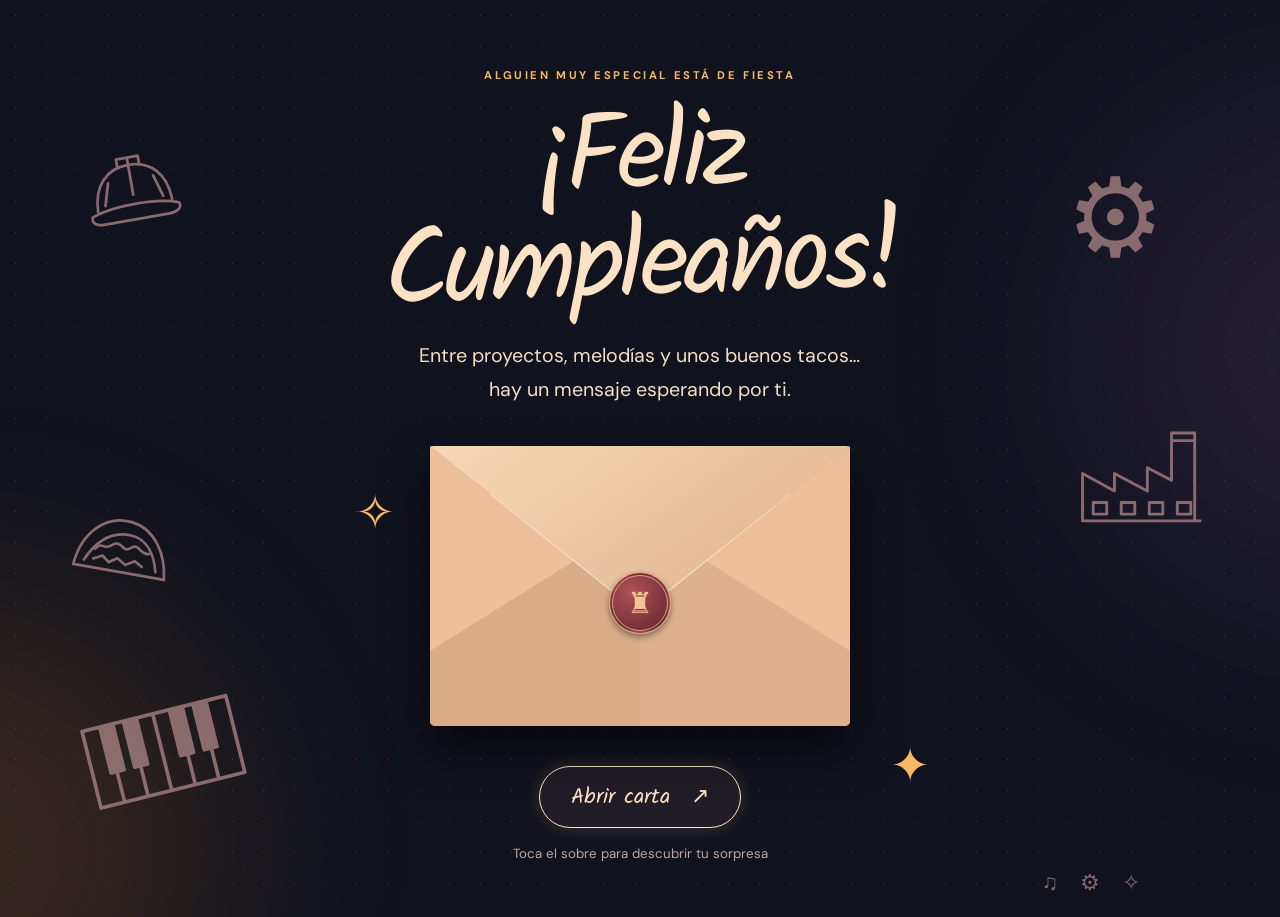
<file: index.html>
<!DOCTYPE html>
<html lang="es">
<head>
  <meta charset="UTF-8" />
  <meta name="viewport" content="width=device-width, initial-scale=1.0" />
  <meta name="theme-color" content="#10121d" />
  <meta name="description" content="Una felicitación de cumpleaños muy especial." />
  <title>Una sorpresa para ti ✉️</title>
  <link rel="preconnect" href="https://fonts.googleapis.com" />
  <link rel="preconnect" href="https://fonts.gstatic.com" crossorigin />
  <link href="https://fonts.googleapis.com/css2?family=DM+Sans:wght@400;500;600;700&family=Kalam:wght@400;700&display=swap" rel="stylesheet" />
  <link rel="stylesheet" href="styles.css" />
  <script src="script.js" defer></script>
</head>
<body class="cover-page">
  <div class="ambient glow-left"></div><div class="ambient glow-right"></div>
  <main class="cover-scene">
    <div class="doodle doodle-hardhat" aria-hidden="true"><svg viewBox="0 0 120 95" fill="none" stroke="currentColor" stroke-width="3" stroke-linecap="round" stroke-linejoin="round"><path d="M19 64c1-29 17-45 41-45s40 16 41 45"/><path d="M48 20v-9h24v9M60 13v39M12 69c23-9 73-9 96 0 2 6-4 10-11 10H23c-8 0-13-4-11-10Z"/><path d="M35 35l-7 24M85 35l7 24"/></svg></div>
    <div class="doodle doodle-gear" aria-hidden="true">⚙</div>
    <div class="doodle doodle-factory" aria-hidden="true"><svg viewBox="0 0 150 105" fill="none" stroke="currentColor" stroke-width="3" stroke-linejoin="round"><path d="M13 93V44l33 18V44l34 18V38l25 13V10h24v83H13ZM105 10V2h24v8M13 93h123"/><path d="M24 74h14v12H24zM53 74h14v12H53zM82 74h14v12H82zM111 74h14v12h-14z"/></svg></div>
    <div class="doodle doodle-piano" aria-hidden="true"><svg viewBox="0 0 140 90" fill="none" stroke="currentColor" stroke-width="3" stroke-linejoin="round"><path d="M9 16h122v65H9zM29 17v64m20-64v64m20-64v64m20-64v64m20-64v64"/><path fill="currentColor" d="M24 17h11v38H24zM44 17h11v38H44zM83 17h11v38H83zM103 17h11v38h-11z"/></svg></div>
    <div class="doodle doodle-taco" aria-hidden="true"><svg viewBox="0 0 130 95" fill="none" stroke="currentColor" stroke-width="3" stroke-linecap="round"><path d="M13 76c3-37 27-61 57-58 27 3 44 29 47 58H13Z"/><path d="M24 69c11-25 28-37 48-36 18 1 29 16 34 36"/><path d="M34 55c8-11 10 1 19-8 9-8 13 8 21 0s12 7 22 3M34 66l10-5 8 6 9-6 10 6 10-6 9 5"/></svg></div>

    <header class="cover-heading">
      <span class="small-kicker">ALGUIEN MUY ESPECIAL ESTÁ DE FIESTA</span>
      <h1>¡Feliz <span>Cumpleaños!</span></h1>
      <p>Entre proyectos, melodías y unos buenos tacos…<br />hay un mensaje esperando por ti.</p>
    </header>

    <section class="envelope-area" aria-label="Carta de cumpleaños">
      <span class="sparkle sparkle-one" aria-hidden="true">✧</span><span class="sparkle sparkle-two" aria-hidden="true">✦</span>
      <button type="button" class="envelope-button" id="openEnvelope" aria-label="Abrir sobre de cumpleaños">
        <span class="envelope" aria-hidden="true">
          <span class="envelope-back"></span>
          <span class="letter"><span class="letter-heart">🫅</span><span>Para alguien<br />extraordinario</span></span>
          <span class="envelope-flap"></span>
          <span class="envelope-front"></span>
          <span class="envelope-seal">♜</span>
        </span>
      </button>
      <button class="open-cta" id="openLetter" type="button">Abrir carta <span aria-hidden="true">↗</span></button>
      <p class="tap-hint">Toca el sobre para descubrir tu sorpresa</p>
    </section>
    <div class="desk-details" aria-hidden="true"><span>♫</span><span>⚙</span><span>✧</span></div>
  </main>
</body>
</html>
</file>
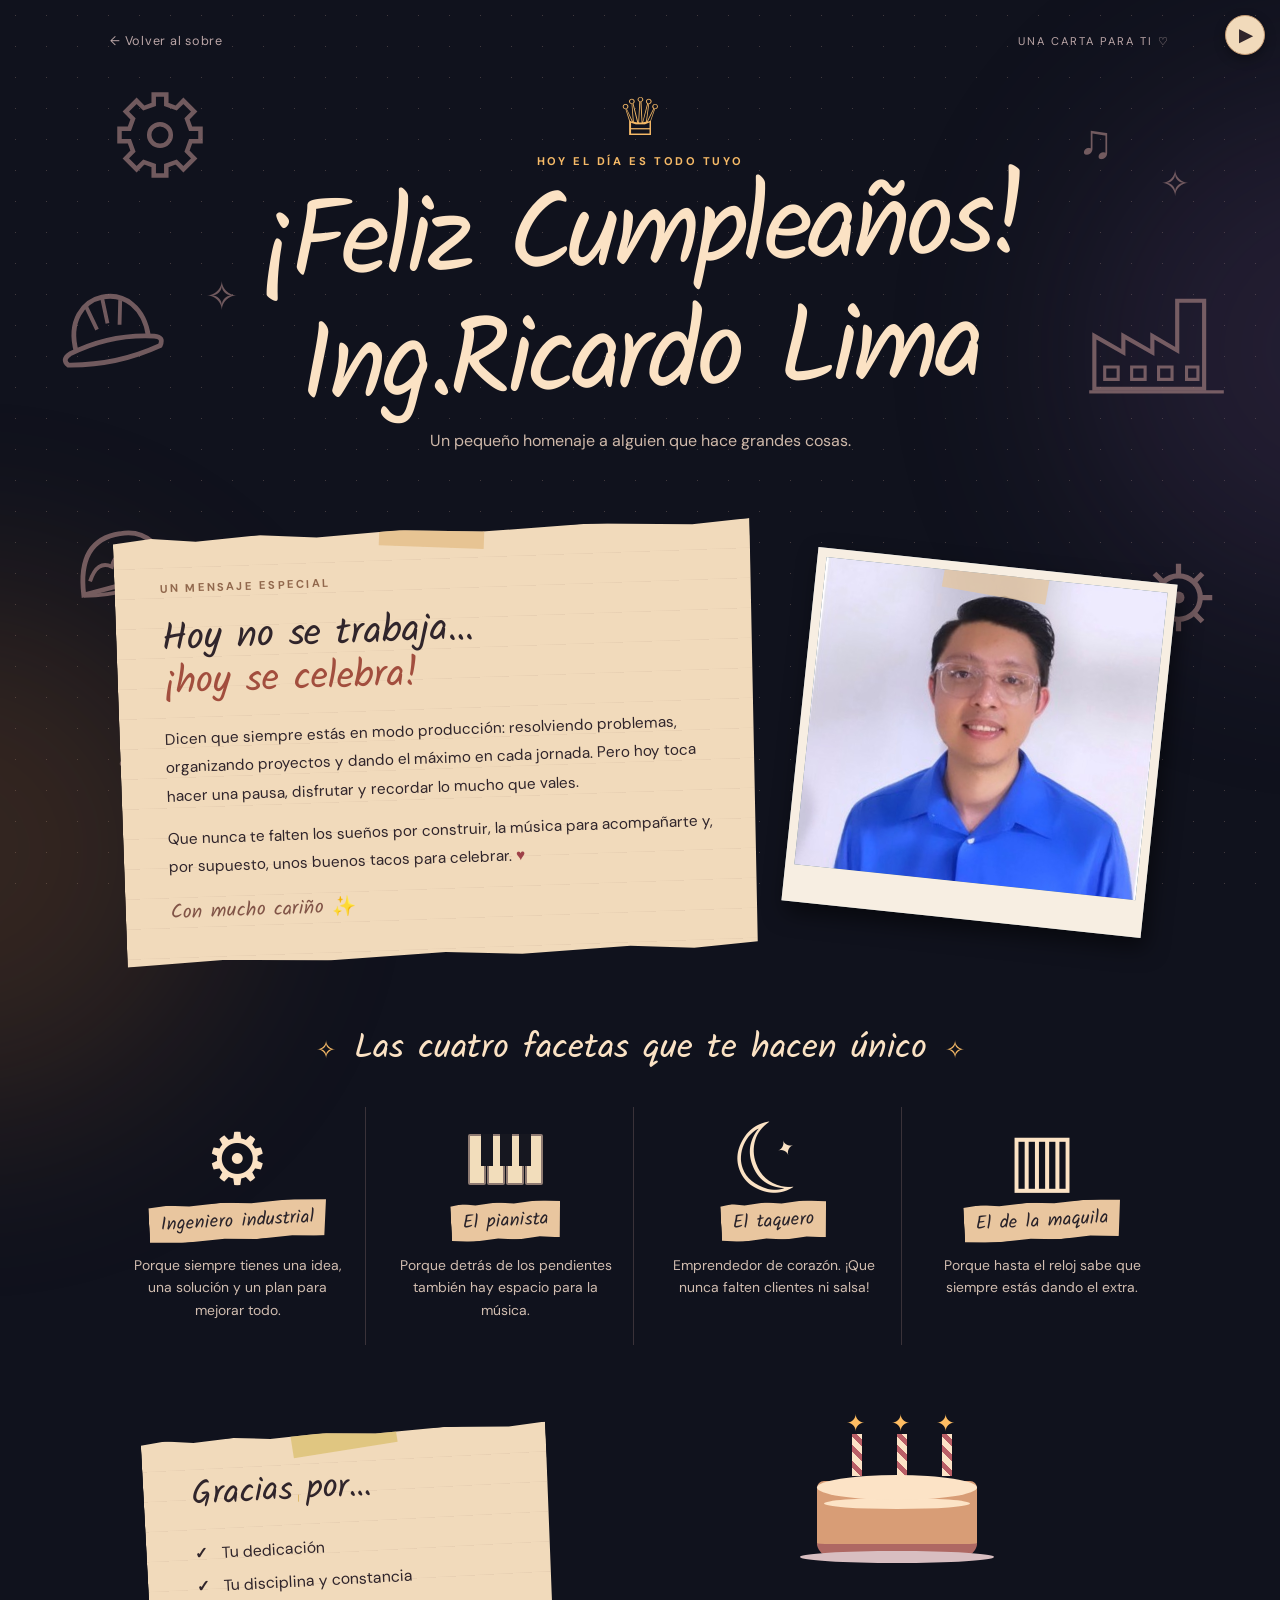
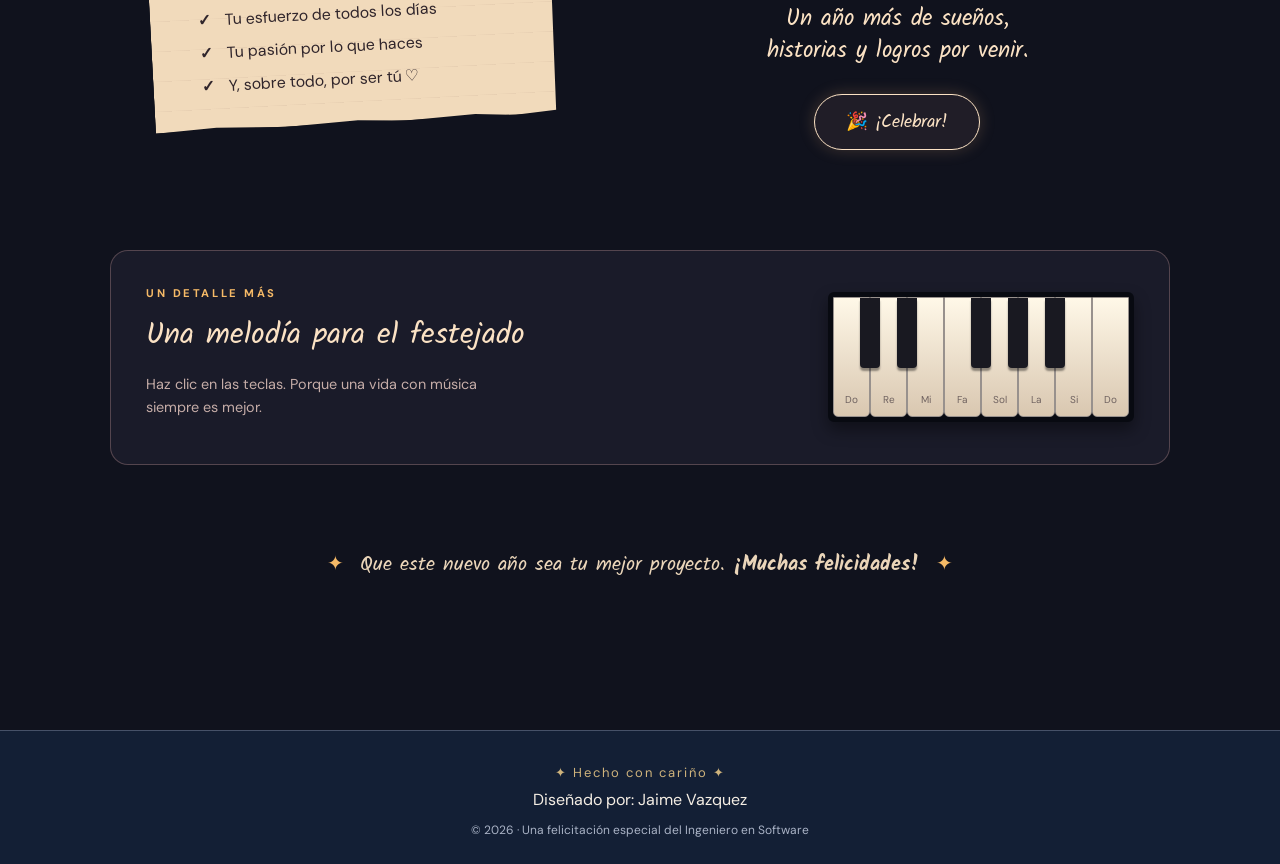
<file: felicitacion.html>
<!DOCTYPE html>
<html lang="es">
<head>
  <meta charset="UTF-8" />
  <meta name="viewport" content="width=device-width, initial-scale=1.0" />
  <meta name="theme-color" content="#10121d" />
  <meta name="description" content="Una carta de cumpleaños con mucho cariño." />
  <title>¡Feliz cumpleaños! 🎉</title>
  <link rel="preconnect" href="https://fonts.googleapis.com" />
  <link rel="preconnect" href="https://fonts.gstatic.com" crossorigin />
  <link href="https://fonts.googleapis.com/css2?family=DM+Sans:wght@400;500;600;700&family=Kalam:wght@400;700&display=swap" rel="stylesheet" />
  <link rel="stylesheet" href="styles.css" />
  <script src="script.js" defer></script>
</head>




<body class="letter-page">
  <canvas id="confetti" aria-hidden="true"></canvas>
  <!-- AGREGA TU CANCIÓN: guarda el MP3 en musica/cumpleanos.mp3, o cambia src. -->
  <audio id="birthdayMusic" src="musica/cumpleanos.mp3" preload="auto" loop></audio>
  
<!-- CONTROL DE MÚSICA -->
<div class="music-controls" aria-label="Controles de música">

    <button
        id="musicToggle"
        class="music-toggle"
        type="button"
        aria-label="Reproducir música"
        aria-pressed="false"
        title="Reproducir música">
        ▶
    </button>

</div>

    
  <div class="ambient glow-left"></div><div class="ambient glow-right"></div>
  
<!-- DECORACIONES DE LA SEGUNDA PÁGINA -->
<div class="birthday-decorations" aria-hidden="true">

  <!-- Engranaje superior izquierdo -->
  <div class="birthday-doodle decor-gear-1">
    <svg viewBox="0 0 100 100">
      <path d="M43 5 H57 V16
               L68 20 L76 12 L88 24 L80 32
               L84 43 H95 V57 H84
               L80 68 L88 76 L76 88 L68 80
               L57 84 V95 H43 V84
               L32 80 L24 88 L12 76 L20 68
               L16 57 H5 V43 H16
               L20 32 L12 24 L24 12 L32 20
               L43 16 Z"
            fill="none"
            stroke="currentColor"
            stroke-width="5"/>
      <circle cx="50" cy="50" r="12"
              fill="none"
              stroke="currentColor"
              stroke-width="5"/>
    </svg>
  </div>

  <!-- Casco de ingeniería -->
  <div class="birthday-doodle decor-helmet">
    <svg viewBox="0 0 120 90">
      <path d="M22 62 C20 29 40 12 60 12
               C84 12 101 32 99 62"
            fill="none"
            stroke="currentColor"
            stroke-width="5"/>
      <path d="M60 13 V40 M42 19 L48 44
               M78 19 L72 44"
            fill="none"
            stroke="currentColor"
            stroke-width="4"/>
      <path d="M15 63 Q60 51 105 63
               Q115 66 109 74
               Q60 85 11 74
               Q5 67 15 63 Z"
            fill="none"
            stroke="currentColor"
            stroke-width="5"/>
    </svg>
  </div>

  <!-- Fábrica -->
  <div class="birthday-doodle decor-factory">
    <svg viewBox="0 0 140 120">
      <path d="M10 105 V54
               L38 70 V54
               L66 70 V54
               L90 68 V20
               H116 V105 Z"
            fill="none"
            stroke="currentColor"
            stroke-width="4"/>
      <path d="M20 84 H33 V96 H20 Z
               M46 84 H59 V96 H46 Z
               M72 84 H85 V96 H72 Z
               M99 84 H110 V96 H99 Z"
            fill="none"
            stroke="currentColor"
            stroke-width="3"/>
      <path d="M5 108 H135"
            stroke="currentColor"
            stroke-width="3"/>
    </svg>
  </div>

  <!-- Taco -->
  <div class="birthday-doodle decor-taco">
    <svg viewBox="0 0 120 90">
      <path d="M12 72
               Q20 15 65 20
               Q100 22 108 72 Z"
            fill="none"
            stroke="currentColor"
            stroke-width="5"/>
      <path d="M22 60
               Q35 40 48 51
               Q57 34 69 49
               Q85 37 98 60"
            fill="none"
            stroke="currentColor"
            stroke-width="4"/>
      <path d="M12 73 Q60 85 108 73"
            fill="none"
            stroke="currentColor"
            stroke-width="4"/>
    </svg>
  </div>

  <!-- Engranaje inferior derecho -->
  <div class="birthday-doodle decor-gear-2">
    <svg viewBox="0 0 100 100">
      <circle cx="50" cy="50" r="29"
              fill="none"
              stroke="currentColor"
              stroke-width="7"/>
      <circle cx="50" cy="50" r="8"
              fill="currentColor"/>
      <path d="M50 5 V21 M50 79 V95
               M5 50 H21 M79 50 H95
               M18 18 L30 30 M70 70 L82 82
               M18 82 L30 70 M70 30 L82 18"
            stroke="currentColor"
            stroke-width="7"/>
    </svg>
  </div>

  <!-- Notas musicales -->
  <div class="birthday-doodle decor-music-1">♫</div>
  <div class="birthday-doodle decor-music-2">♪</div>

  <!-- Destellos -->
  <div class="birthday-doodle decor-star-1">✧</div>
  <div class="birthday-doodle decor-star-2">✧</div>
  <div class="birthday-doodle decor-star-3">✧</div>

</div>

  <main class="birthday-content">
    <div class="topbar"><a href="index.html" class="back-link">← Volver al sobre</a><span class="topbar-label">UNA CARTA PARA TI <span aria-hidden="true">♡</span></span></div>
    <header class="birthday-heading">
      <span class="mini-crown" aria-hidden="true">♕</span>
      <p class="small-kicker">HOY EL DÍA ES TODO TUYO</p>
      <h1>¡Feliz <em>Cumpleaños!</em></h1>
      <h1>Ing.Ricardo Lima</h1>
      <p class="heading-subtitle">Un pequeño homenaje a alguien que hace grandes cosas.</p>
    </header>

    <section class="hero-grid">
      <div class="paper-note paper-main">
        <span class="tape"></span>
        <span class="paper-label">UN MENSAJE ESPECIAL</span>
        <h2>Hoy no se trabaja…<br /><span>¡hoy se celebra!</span></h2>
        <p>Dicen que siempre estás en modo producción: resolviendo problemas, organizando proyectos y dando el máximo en cada jornada. Pero hoy toca hacer una pausa, disfrutar y recordar lo mucho que vales.</p>
        <p>Que nunca te falten los sueños por construir, la música para acompañarte y, por supuesto, unos buenos tacos para celebrar. <span class="ink-heart">♥</span></p>
        <span class="note-signature">Con mucho cariño ✨</span>
      </div>
      
      
        <!-- Fotografía del festejado -->
          <div class="factory-poster">
            <span class="poster-tape"></span>

            <img
             src="imagenes/festejado.jpg"
             alt="Fotografía del festejado"
             class="poster-photo"
              />

  <span class="poster-caption">
    Siempre construyendo algo grande.
  </span>
</div>

    </section>

    <section class="passions-section" aria-labelledby="passions-title">
      <div class="section-heading"><span>✧</span><h2 id="passions-title">Las cuatro facetas que te hacen único</h2><span>✧</span></div>
      <div class="passion-grid">
        <article class="passion-card"><div class="passion-icon">⚙</div><span class="torn-label">Ingeniero industrial</span><p>Porque siempre tienes una idea, una solución y un plan para mejorar todo.</p></article>
        <article class="passion-card"><div class="passion-icon piano-keys" aria-hidden="true"><span>▮</span><span>▮</span><span>▮</span><span>▮</span></div><span class="torn-label">El pianista</span><p>Porque detrás de los pendientes también hay espacio para la música.</p></article>
        <article class="passion-card"><div class="passion-icon taco-symbol">☾<span>✦</span></div><span class="torn-label">El taquero</span><p>Emprendedor de corazón. ¡Que nunca falten clientes ni salsa!</p></article>
        <article class="passion-card"><div class="passion-icon">▥</div><span class="torn-label">El de la maquila</span><p>Porque hasta el reloj sabe que siempre estás dando el extra.</p></article>
      </div>
    </section>

    <section class="bottom-grid">
      <div class="paper-note thanks-note"><span class="tape tape-yellow"></span><h2>Gracias por…</h2><ul><li>Tu dedicación</li><li>Tu disciplina y constancia</li><li>Tu esfuerzo de todos los días</li><li>Tu pasión por lo que haces</li><li>Y, sobre todo, por ser tú ♡</li></ul></div>
      <div class="celebration-card"><div class="cake-art" aria-hidden="true"><div class="candles"><span></span><span></span><span></span></div><div class="cake-top"></div><div class="cake-base"></div><div class="cake-plate"></div></div><p>Un año más de sueños,<br />historias y logros por venir.</p><button class="celebrate-button" id="celebrate" type="button">🎉 ¡Celebrar!</button></div>
    </section>

    <section class="piano-section" aria-labelledby="piano-title"><div><span class="small-kicker">UN DETALLE MÁS</span><h2 id="piano-title">Una melodía para el festejado</h2><p>Haz clic en las teclas. Porque una vida con música siempre es mejor.</p></div><div class="piano-widget" role="group" aria-label="Mini piano interactivo"><button class="piano-key" data-note="C4" aria-label="Do"><span>Do</span></button><button class="piano-key" data-note="D4" aria-label="Re"><span>Re</span></button><button class="piano-key" data-note="E4" aria-label="Mi"><span>Mi</span></button><button class="piano-key" data-note="F4" aria-label="Fa"><span>Fa</span></button><button class="piano-key" data-note="G4" aria-label="Sol"><span>Sol</span></button><button class="piano-key" data-note="A4" aria-label="La"><span>La</span></button><button class="piano-key" data-note="B4" aria-label="Si"><span>Si</span></button><button class="piano-key" data-note="C5" aria-label="Do alto"><span>Do</span></button></div></section>

    <footer class="birthday-footer"><span>✦</span><p>Que este nuevo año sea tu mejor proyecto. <strong>¡Muchas felicidades!</strong></p><span>✦</span></footer>
  </main>

  <footer class="autor-footer">
  <p>✦ Hecho con cariño ✦</p>
  <p>
    Diseñado por:
    <span id="nombreAutor">Jaime Vazquez</span>
  </p>
  <small>© 2026 · Una felicitación especial del Ingeniero en Software</small>
</footer>

</body>
</html>
</file>
<file: styles.css>
:root {
    --bg: #10121d;
    --cream: #fbe2c4;
    --cream-muted: #d8bfa7;
    --gold: #f6ba67;
    --paper: #f2d6b1;
    --red: #8b343b;
    --line: #6c5360;
    --font-body: "DM Sans",Arial,sans-serif;
    --font-hand: "Kalam","Comic Sans MS",cursive;
}

/* ──────── 02. ESTILOS GENERALES ──────── */

* {
    box-sizing: border-box;
}

html {
    scroll-behavior: smooth;
}

body {
    margin: 0;
    background: var(--bg);
    color: var(--cream);
    font-family: var(--font-body);
    min-height: 100vh;
    overflow-x: hidden;
}

button,a {
    -webkit-tap-highlight-color: transparent;
}

button {
    font: inherit;
}

a {
    color: inherit;
}

/* ──────── 03. FONDO Y DECORACIÓN ──────── */

.ambient {
    pointer-events: none;
    position: fixed;
    width: 520px;
    height: 520px;
    border-radius: 50%;
    filter: blur(105px);
    opacity: .20;
    z-index: -1;
}

.glow-left {
    left: -300px;
    bottom: -210px;
    background: #c47830;
}

.glow-right {
    right: -320px;
    top: 10%;
    background: #704e88;
}

.small-kicker {
    font-weight: 700;
    color: var(--gold);
    letter-spacing: .23em;
    font-size: .70rem;
}

.cover-page:before,.letter-page:before {
    content: "";
    position: fixed;
    inset: 0;
    opacity: .23;
    pointer-events: none;
    background-image: radial-gradient(#e5c4ad .6px,transparent .7px);
    background-size: 31px 31px;
    z-index: -1;
}

/* ──────── 04. PORTADA Y TÍTULO ──────── */

.cover-scene {
    position: relative;
    min-height: 100svh;
    max-width: 1250px;
    margin: auto;
    padding: clamp(45px,7vh,84px) 20px 55px;
    display: flex;
    flex-direction: column;
    align-items: center;
    justify-content: center;
}

.cover-heading {
    text-align: center;
    z-index: 2;
    max-width: 850px;
}

.cover-heading h1,.birthday-heading h1 {
    font-family: var(--font-hand);
    font-weight: 400;
    font-size: clamp(3.6rem,8.7vw,6.8rem);
    line-height: .99;
    letter-spacing: -.05em;
    margin: 22px 0 18px;
    color: var(--cream);
    transform: rotate(-2deg);
}

.cover-heading h1 span {
    display: block;
}

.cover-heading p {
    color: #f2dec7;
    line-height: 1.7;
    font-size: clamp(1rem,1.6vw,1.23rem);
    margin: 0;
}

.doodle {
    position: absolute;
    color: #a68182;
    opacity: .8;
    pointer-events: none;
}

.doodle svg {
    width: 100%;
    height: auto;
}

.doodle-hardhat {
    left: 5%;
    top: 16%;
    width: 110px;
    transform: rotate(-10deg);
}

.doodle-gear {
    right: 8%;
    top: 16%;
    font-size: 110px;
    font-weight: 200;
}

.doodle-factory {
    right: 4%;
    top: 47%;
    width: 145px;
}

.doodle-piano {
    left: 5%;
    bottom: 12%;
    width: 170px;
    transform: rotate(-14deg);
}

.doodle-taco {
    left: 4%;
    top: 55%;
    width: 115px;
    transform: rotate(10deg);
}

/* ──────── 05. SOBRE INTERACTIVO ──────── */

.envelope-area {
    margin-top: 40px;
    display: flex;
    flex-direction: column;
    align-items: center;
    position: relative;
    z-index: 1;
}

.envelope-button {
    border: 0;
    background: none;
    cursor: pointer;
    width: min(420px,78vw);
    height: min(280px,52vw);
    padding: 0;
    perspective: 900px;
    filter: drop-shadow(0 22px 24px #0008);
    transition: transform .3s;
}

.envelope-button:hover {
    transform: translateY(-7px);
}

.envelope {
    display: block;
    position: relative;
    width: 100%;
    height: 100%;
    transform-style: preserve-3d;
}

.envelope-back {
    position: absolute;
    inset: 0;
    background: linear-gradient(125deg,#c69875,#f1cba7);
    border: 2px solid #f5d4ad;
    border-radius: 5px;
}

.letter {
    position: absolute;
    left: 11%;
    right: 11%;
    height: 78%;
    bottom: 5%;
    border-radius: 3px;
    background: #fff4dd;
    color: #653b34;
    box-shadow: 0 1px 8px #0003;
    display: flex;
    flex-direction: column;
    gap: 7px;
    align-items: center;
    justify-content: center;
    text-align: center;
    font-family: var(--font-hand);
    font-size: clamp(16px,2vw,23px);
    transition: transform 1s cubic-bezier(.2,.7,.2,1);
    z-index: 2;
}

.letter-heart {
    color: #a84548;
    font-size: 30px;
}

.envelope-front {
    position: absolute;
    inset: 0;
    z-index: 4;
    background: linear-gradient(148deg,transparent 49.7%,#d9ac89 50%) left bottom/50% 100% no-repeat,linear-gradient(212deg,transparent 49.7%,#ddb18f 50%) right bottom/50% 100% no-repeat,linear-gradient(0deg,#edc09b,#edc09b);
    clip-path: polygon(0 0,50% 60%,100% 0,100% 100%,0 100%);
    border-radius: 0 0 5px 5px;
}

.envelope-flap {
    position: absolute;
    top: 0;
    left: 0;
    width: 100%;
    height: 70%;
    z-index: 5;
    background: linear-gradient(145deg,#f7d8b6,#dbad8b);
    clip-path: polygon(0 0,100% 0,50% 85%);
    transform-origin: 50% 0%;
    transition: transform .7s cubic-bezier(.2,.6,.2,1),z-index 0s .35s;
    filter: drop-shadow(0 4px 5px #0004);
}

.envelope-seal {
    position: absolute;
    left: 50%;
    top: 56%;
    z-index: 6;
    transform: translate(-50%,-50%);
    width: 62px;
    height: 62px;
    border-radius: 50%;
    display: grid;
    place-items: center;
    font-size: 29px;
    color: #f9c497;
    background: radial-gradient(circle at 35% 30%,#ad5353,#642330);
    border: 4px double #d9a27c;
    box-shadow: 0 3px 6px #0006;
    transition: opacity .25s;
}

.envelope-button.opening .envelope-flap {
    transform: rotateX(180deg);
    z-index: 1;
}

.envelope-button.opening .envelope-seal {
    opacity: 0;
}

.envelope-button.opening .letter {
    transform: translateY(-70%);
    transition-delay: .30s;
}

.open-cta,.celebrate-button {
    margin-top: 40px;
    border: 1.5px solid var(--cream);
    background: #201d27;
    color: var(--cream);
    padding: 13px 31px;
    border-radius: 100px;
    cursor: pointer;
    font-family: var(--font-hand);
    font-size: 1.35rem;
    box-shadow: 0 0 16px #e8ae7738;
    transition: transform .2s,background .2s,box-shadow .2s;
}

.open-cta:hover,.celebrate-button:hover {
    background: #392b32;
    transform: translateY(-3px);
    box-shadow: 0 0 24px #e8ae7770;
}

.open-cta span {
    margin-left: 12px;
}

.tap-hint {
    font-size: .83rem;
    color: #bda8a0;
    margin: 17px 0 0;
}

.sparkle {
    position: absolute;
    font-size: 48px;
    color: var(--gold);
    z-index: -1;
    animation: twinkle 2.5s infinite alternate;
}

.sparkle-one {
    left: -75px;
    top: 35px;
}

.sparkle-two {
    right: -80px;
    bottom: 65px;
    animation-delay: .7s;
}

.desk-details {
    position: absolute;
    bottom: 20px;
    right: 10%;
    display: flex;
    gap: 22px;
    color: #83666b;
    font-size: 22px;
}

/* ──────── 07. ANIMACIONES ──────── */

@keyframes twinkle {
    from {
        transform: scale(.8);
        opacity: .4;
    }

    to {
        transform: scale(1.2);
        opacity: 1;
    }
}

/* ──────── 08. SEGUNDA PÁGINA — ESTRUCTURA Y ENCABEZADO ──────── */

.birthday-content {
    max-width: 1120px;
    padding: 24px 30px 70px;
    margin: 0 auto;
    position: relative;
}

.topbar {
    display: flex;
    justify-content: space-between;
    align-items: center;
    font-size: .79rem;
    letter-spacing: .06em;
    color: #bba6a7;
}

.back-link {
    text-decoration: none;
    padding: 8px 0;
    transition: color .2s;
}

.back-link:hover {
    color: var(--gold);
}

.topbar-label {
    letter-spacing: .18em;
    font-size: .7rem;
}

.birthday-heading {
    text-align: center;
    padding: 34px 0 47px;
    position: relative;
}

.mini-crown {
    font-size: 52px;
    color: var(--gold);
    display: block;
    line-height: 1;
}

.birthday-heading h1 {
    font-size: clamp(3.7rem,8.5vw,7.6rem);
    margin: 15px auto 10px;
}

.birthday-heading h1 em {
    font-style: normal;
    white-space: nowrap;
}

.heading-subtitle {
    font-size: 1rem;
    color: #cfb9aa;
}

/* ──────── 09. TARJETA Y PÓSTER ──────── */

.hero-grid {
    display: grid;
    grid-template-columns: 1.5fr .85fr;
    gap: 42px;
    align-items: center;
    padding: 15px 10px 50px;
}

.paper-note {
    position: relative;
    background: #f1dabb;
    color: #30252b;
    box-shadow: 2px 14px 30px #0005;
    transform: rotate(-2deg);
    padding: 38px 45px;
    clip-path: polygon(0 1%,6% 0,13% 1%,23% 0,32% 1%,45% 0,58% 1%,75% 0,91% 1%,100% 0,99% 99%,89% 100%,79% 99%,62% 100%,50% 99%,32% 100%,15% 99%,0 100%);
    background-image: repeating-linear-gradient(transparent 0,transparent 29px,#ba9d8930 30px);
}

.paper-label {
    font-size: .7rem;
    letter-spacing: .2em;
    font-weight: 700;
    color: #91684d;
}

.paper-main h2 {
    font-family: var(--font-hand);
    font-weight: 400;
    font-size: clamp(1.8rem,3vw,2.7rem);
    line-height: 1.15;
    margin: 20px 0 20px;
}

.paper-main h2 span {
    color: #a24e3e;
}

.paper-main p {
    line-height: 1.83;
    font-size: .96rem;
}

.tape,.poster-tape {
    display: block;
    position: absolute;
    width: 105px;
    height: 28px;
    background: #e2b97fa8;
    top: -10px;
    left: 50%;
    transform: translateX(-50%) rotate(4deg);
    z-index: 2;
}

.note-signature {
    font-family: var(--font-hand);
    font-size: 1.23rem;
    color: #815447;
}

.ink-heart {
    color: #9e4148;
}

.factory-poster {
    height: 355px;
    overflow: hidden;
    background: #8195a1;
    border: 9px solid #f7eee2;
    border-bottom-width: 37px;
    transform: rotate(6deg);
    box-shadow: 5px 10px 22px #0008;
    position: relative;
}

.poster-tape {
    top: -7px;
    background: #e8c79bb0;
    z-index: 3;
}

.poster-sky {
    height: 65%;
    background: linear-gradient(#30465d,#c4ac9c);
    position: absolute;
    inset: 0 0 auto;
}

.poster-sun {
    position: absolute;
    width: 90px;
    height: 90px;
    background: #e8bc8b;
    box-shadow: 0 0 55px #e8bc8b;
    border-radius: 50%;
    top: 38px;
    right: 42px;
}

.cloud {
    position: absolute;
    background: #f6e2c5;
    border-radius: 70px;
    opacity: .25;
    width: 100px;
    height: 17px;
    top: 45px;
    left: 10px;
}

.cloud-b {
    top: 90px;
    left: 110px;
    width: 75px;
}

.factory-art {
    position: absolute;
    width: 100%;
    bottom: 24px;
    left: 0;
}

.poster-caption {
    position: absolute;
    bottom: -31px;
    left: 0;
    right: 0;
    color: #5c514c;
    text-align: center;
    font-family: var(--font-hand);
    font-size: 1rem;
}

/* ──────── 10. PASIONES Y TARJETAS ──────── */

.section-heading {
    display: flex;
    justify-content: center;
    align-items: center;
    gap: 18px;
    margin: 15px 0 30px;
    text-align: center;
}

.section-heading h2 {
    font-family: var(--font-hand);
    font-weight: 400;
    font-size: clamp(1.5rem,3vw,2.2rem);
    margin: 0;
}

.section-heading span {
    color: var(--gold);
    font-size: 24px;
}

.passion-grid {
    display: grid;
    grid-template-columns: repeat(4,1fr);
    gap: 12px;
}

.passion-card {
    text-align: center;
    min-height: 232px;
    padding: 10px 18px;
    border-right: 1px solid #6f5b5e70;
}

.passion-card:last-child {
    border: 0;
}

.passion-icon {
    font-size: 72px;
    height: 85px;
    display: flex;
    justify-content: center;
    align-items: center;
    color: var(--cream);
    font-weight: 400;
    font-family: Georgia,serif;
}

.torn-label {
    display: inline-block;
    padding: 4px 12px;
    background: #e9c69f;
    color: #29232a;
    font-family: var(--font-hand);
    font-size: 1.16rem;
    transform: rotate(-3deg);
    clip-path: polygon(0 5%,11% 0,23% 5%,42% 0,58% 5%,78% 0,100% 5%,98% 100%,80% 95%,60% 100%,42% 95%,20% 100%,0 95%);
}

.passion-card p {
    font-size: .87rem;
    line-height: 1.6;
    color: #d1bdb0;
}

.piano-keys {
    gap: 1px;
    font-size: 0;
    align-items: center;
}

.piano-keys span {
    background: #f2ddbb;
    border: 2px solid #8d7971;
    border-radius: 2px;
    width: 18px;
    height: 51px;
    display: block;
    position: relative;
}

.piano-keys span:not(:last-child):after {
    content: "";
    position: absolute;
    top: -2px;
    right: -9px;
    width: 12px;
    height: 32px;
    background: #161720;
    z-index: 1;
}

.taco-symbol {
    position: relative;
    transform: rotate(-20deg);
    font-size: 98px;
    line-height: 1;
}

.taco-symbol span {
    font-size: 21px;
    position: absolute;
    top: 30%;
    left: 53%;
}

/* ──────── 11. AGRADECIMIENTOS Y PASTEL ──────── */

.bottom-grid {
    display: grid;
    grid-template-columns: 1fr 1fr;
    gap: 45px;
    align-items: center;
    padding: 60px 38px 45px;
}

.thanks-note {
    max-width: 405px;
    padding: 28px 48px;
    transform: rotate(-3deg);
}

.thanks-note h2 {
    font-family: var(--font-hand);
    font-size: 2.1rem;
    font-weight: 400;
    margin: 0 0 15px;
    text-decoration: underline;
    text-decoration-color: #ddb968;
    text-decoration-thickness: 7px;
    text-underline-offset: -4px;
}

.thanks-note ul {
    margin: 0;
    padding: 0;
    list-style: none;
    line-height: 2.1;
    font-size: .99rem;
}

.thanks-note li:before {
    content: "✓";
    font-weight: bold;
    margin-right: 14px;
}

.tape-yellow {
    background: #d8bb60a0;
    transform: translateX(-50%) rotate(-6deg);
}

.celebration-card {
    text-align: center;
}

.celebration-card p {
    font-family: var(--font-hand);
    font-size: 1.45rem;
    line-height: 1.4;
}

.cake-art {
    height: 175px;
    width: 200px;
    margin: auto;
    position: relative;
}

.cake-base {
    position: absolute;
    bottom: 24px;
    left: 20px;
    right: 20px;
    height: 75px;
    background: #d89d76;
    border-radius: 7px 7px 13px 13px;
    border-bottom: 12px solid #ae6863;
}

.cake-top {
    position: absolute;
    bottom: 80px;
    left: 20px;
    right: 20px;
    height: 25px;
    background: #fce3c6;
    border-radius: 100%;
    z-index: 2;
    box-shadow: 0 16px 0 -7px #fce3c6;
}

.cake-plate {
    position: absolute;
    bottom: 17px;
    left: 3px;
    right: 3px;
    height: 12px;
    background: #d8bec1;
    border-radius: 50%;
}

.candles {
    display: flex;
    gap: 35px;
    position: absolute;
    bottom: 104px;
    left: 55px;
}

.candles span {
    width: 10px;
    height: 42px;
    background: repeating-linear-gradient(45deg,#fce3c6 0 6px,#ba5e66 6px 11px);
    position: relative;
}

.candles span:before {
    content: "✦";
    font-size: 23px;
    color: #ffbd62;
    position: absolute;
    top: -26px;
    left: -6px;
    animation: twinkle .7s infinite alternate;
}

.celebrate-button {
    font-size: 1.1rem;
    margin-top: 3px;
}

/* ──────── 12. PIANO INTERACTIVO ──────── */

.piano-section {
    margin-top: 55px;
    padding: 30px 35px;
    display: flex;
    align-items: center;
    justify-content: space-between;
    gap: 30px;
    border: 1px solid #82656a90;
    border-radius: 18px;
    background: #1a1b29;
}

.piano-section h2 {
    font-family: var(--font-hand);
    font-size: 1.9rem;
    font-weight: 400;
    margin: 9px 0;
}

.piano-section p {
    color: #c6ada8;
    max-width: 365px;
    font-size: .9rem;
    line-height: 1.6;
}

.piano-widget {
    display: flex;
    flex-shrink: 0;
    box-shadow: 0 8px 16px #0006;
    border: 5px solid #080a11;
    border-radius: 6px;
    background: #080a11;
}

.piano-key {
    height: 120px;
    width: 37px;
    background: linear-gradient(#fff8e8,#d9c7b0);
    border: 1px solid #98918d;
    border-radius: 0 0 5px 5px;
    cursor: pointer;
    position: relative;
    padding: 0;
}

.piano-key:after {
    content: "";
    position: absolute;
    width: 20px;
    height: 70px;
    background: #191921;
    top: 0;
    right: -11px;
    z-index: 2;
    border-radius: 0 0 4px 4px;
    box-shadow: 0 3px 2px #0006;
}

.piano-key:nth-child(3):after,.piano-key:nth-child(7):after,.piano-key:last-child:after {
    display: none;
}

.piano-key span {
    position: absolute;
    bottom: 10px;
    left: 0;
    right: 0;
    color: #6f6260;
    font-size: 10px;
}

.piano-key:active,.piano-key.is-playing {
    background: #f4c98a;
}

/* ──────── 13. PIE DE PÁGINA Y CONFETI ──────── */

.birthday-footer {
    display: flex;
    align-items: center;
    justify-content: center;
    gap: 16px;
    text-align: center;
    font-family: var(--font-hand);
    font-size: 1.22rem;
    margin: 65px 0 0;
    color: #ead5b9;
}

.birthday-footer span {
    color: var(--gold);
}

#confetti {
    position: fixed;
    inset: 0;
    pointer-events: none;
    z-index: 100;
    width: 100%;
    height: 100%;
}

/* ──────── DISEÑO RESPONSIVO — PANTALLAS PEQUEÑAS ──────── */

@media (max-width:760px) {
    .cover-scene {
        justify-content: flex-start;
        padding-top: 76px;
    }

    .doodle-hardhat {
        left: 3%;
        top: 9%;
        width: 60px;
    }

    .doodle-gear {
        right: 4%;
        top: 12%;
        font-size: 64px;
    }

    .doodle-factory {
        right: 0;
        top: 48%;
        width: 78px;
    }

    .doodle-piano {
        left: 2%;
        bottom: 7%;
        width: 90px;
    }

    .doodle-taco {
        left: -2%;
        top: 58%;
        width: 68px;
    }

    .cover-heading h1 {
        font-size: clamp(3.5rem,14vw,5rem);
    }

    .cover-heading p {
        font-size: .95rem;
    }

    .envelope-area {
        margin-top: 70px;
    }

    .open-cta {
        margin-top: 32px;
    }

    .birthday-content {
        padding: 20px 18px 50px;
    }

    .birthday-heading {
        padding: 45px 0 30px;
    }

    .birthday-heading h1 {
        font-size: clamp(3rem,12.7vw,5.5rem);
    }

    .hero-grid {
        grid-template-columns: 1fr;
        gap: 28px;
        padding: 12px 8px 40px;
    }

    .paper-note {
        padding: 30px;
    }

    .factory-poster {
        height: 260px;
        width: 65%;
        max-width: 340px;
        margin: 10px auto;
    }

    .passion-grid {
        grid-template-columns: repeat(2,1fr);
        gap: 17px 0;
    }

    .passion-card:nth-child(2) {
        border: 0;
    }

    .passion-card {
        padding: 8px 12px;
        min-height: 215px;
    }

    .bottom-grid {
        grid-template-columns: 1fr;
        gap: 50px;
        padding: 55px 16px 25px;
    }

    .thanks-note {
        margin: auto;
        width: 100%;
    }

    .piano-section {
        flex-direction: column;
        text-align: center;
        padding: 30px 12px;
    }

    .piano-section p {
        margin: 0 auto;
    }

    .birthday-footer {
        font-size: 1.1rem;
    }

    .topbar-label {
        font-size: .55rem;
    }
}

/* ──────── DISEÑO RESPONSIVO — PANTALLAS PEQUEÑAS ──────── */

@media (max-width:420px) {
    .cover-heading h1 {
        font-size: 3.3rem;
    }

    .cover-heading p br {
        display: none;
    }

    .envelope-button {
        width: 82vw;
        height: 54vw;
    }

    .cover-scene {
        padding-top: 90px;
    }

    .small-kicker {
        font-size: .56rem;
    }

    .birthday-heading h1 {
        font-size: 3rem;
    }

    .birthday-heading h1 em {
        white-space: normal;
    }

    .factory-poster {
        width: 80%;
    }

    .paper-main p {
        font-size: .91rem;
    }

    .piano-key {
        width: 33px;
        height: 105px;
    }

    .piano-key:after {
        width: 17px;
        height: 61px;
        right: -9px;
    }

    .passion-card p {
        font-size: .82rem;
    }
}

/* ──────── ACCESIBILIDAD — MOVIMIENTO REDUCIDO ──────── */

@media (prefers-reduced-motion:reduce) {
    *,*:before,*:after {
        scroll-behavior: auto !important;
        animation-duration: .01ms !important;
        transition-duration: .01ms !important;
    }
}

/* ──────── AJUSTES FINALES DE LA ANIMACIÓN (V2 / V3) ──────── */

.envelope-button .envelope-flap {
    transition-duration: 1s;
}

.envelope-button .letter {
    transition-duration: 1.45s;
}

.envelope-button.opening .letter {
    transition-delay: .55s;
    transform: translateY(-82%);
}

.cover-page.page-leaving {
    animation: coverFadeOut .55s ease-in forwards;
}

@keyframes coverFadeOut {
    to {
        opacity: 0;
    }
}

/* ──────── 14. CONTROLES DE MÚSICA ──────── */

/* ====================================
   CONTROL DE MÚSICA COMPACTO
==================================== */

.music-controls {
    position: fixed;
    top: 15px;
    right: 15px;
    bottom: auto;

    z-index: 110;
    display: flex;
    flex-direction: column;
    align-items: flex-end;
    gap: 8px;
}

/* Botón pequeño */
.music-toggle {
    background: #f1dabb;
    color: #30252b;
    border: 1px solid #c59a72;
    border-radius: 50px;

    padding: 8px 12px;
    font-size: 12px;
    font-weight: 600;

    cursor: pointer;
    box-shadow: 0 4px 12px #0005;
}

.music-toggle:hover {
    background: #ffeacb;
}

/* Mensaje cuando el navegador bloquea
   la reproducción automática */
.music-prompt {
    max-width: 260px;
    padding: 12px;
    font-size: 12px;
}

/* Adaptación para celulares */
@media (max-width: 600px) {
    .music-controls {
        top: 10px;
        right: 10px;
    }

    .music-toggle {
        padding: 7px 10px;
        font-size: 11px;
    }
}


/* ──────── ACCESIBILIDAD — MOVIMIENTO REDUCIDO ──────── */

@media (prefers-reduced-motion:reduce) {
    .envelope-button .envelope-flap,.envelope-button .letter {
        transition-duration: .01ms;
    }
}

.cover-heading {
    transition: opacity .38s ease,visibility 0s linear .38s;
}

.cover-page.envelope-opening .cover-heading {
    opacity: 0;
    visibility: hidden;
    pointer-events: none;
}

.cover-page.envelope-opening .envelope-area {
    z-index: 10;
}




.autor-footer {
    position: relative;
    display: block;
    clear: both;

    width: 100%;
    margin: 60px 0 0;
    padding: 25px 15px;

    text-align: center;
    background: #131f35;
    color: #f5eee4;
    border-top: 1px solid #465168;
}

.autor-footer p:first-child {
    color: #cfb37c;
    font-size: 13px;
    letter-spacing: 2px;
}

.autor-footer p {
    margin: 8px 0;
}

.autor-footer small {
    color: #aab3c6;
    font-size: 12px;
}

/* Fotografía dentro del marco Polaroid */
.poster-photo {
    display: block;
    width: 100%;
    height: 100%;
    object-fit: cover;
    object-position: center;
}

/* Conservar el marco y la inclinación */
.factory-poster {
    position: relative;
    overflow: hidden;
    transform: rotate(6deg);
}

/* Mantener visible la cinta adhesiva */
.poster-tape {
    z-index: 3;
}

/* ==========================================
   DECORACIONES - SEGUNDA PÁGINA
========================================== */

.letter-page {
    position: relative;
    isolation: isolate;
}

.birthday-decorations {
    position: absolute;
    inset: 0 0 auto 0;
    height: 1050px;
    width: 100%;
    overflow: hidden;
    pointer-events: none;
    z-index: 0;
}

.birthday-content {
    position: relative;
    z-index: 1;
}

/* Estilo general */
.birthday-doodle {
    position: absolute;
    color: #a68182;
    opacity: 0.65;
    pointer-events: none;
}

.birthday-doodle svg {
    display: block;
    width: 100%;
    height: 100%;
}

/* Engranaje superior izquierdo */
.decor-gear-1 {
    top: 90px;
    left: 9%;
    width: 90px;
    height: 90px;
}

/* Casco de ingeniería */
.decor-helmet {
    top: 285px;
    left: 4%;
    width: 115px;
    transform: rotate(-12deg);
}

/* Fábrica derecha */
.decor-factory {
    top: 280px;
    right: 4%;
    width: 145px;
}

/* Taco izquierdo */
.decor-taco {
    top: 515px;
    left: 5%;
    width: 115px;
    transform: rotate(-15deg);
}

/* Engranaje derecho */
.decor-gear-2 {
    top: 560px;
    right: 5%;
    width: 75px;
    height: 75px;
}

/* Música */
.decor-music-1 {
    top: 110px;
    right: 13%;
    font-size: 48px;
}

.decor-music-2 {
    top: 720px;
    left: 9%;
    font-size: 47px;
}

/* Destellos */
.decor-star-1 {
    top: 270px;
    left: 16%;
    font-size: 40px;
}

.decor-star-2 {
    top: 160px;
    right: 7%;
    font-size: 36px;
}

.decor-star-3 {
    top: 760px;
    right: 12%;
    font-size: 40px;
}

/* ==========================================
   ADAPTACIÓN PARA CELULARES
========================================== */

@media (max-width: 900px) {

    .birthday-decorations {
        height: 950px;
    }

    .birthday-doodle {
        opacity: 0.35;
    }

    .decor-gear-1 {
        left: 2%;
        width: 55px;
        height: 55px;
    }

    .decor-helmet {
        left: 1%;
        width: 65px;
    }

    .decor-factory {
        right: 1%;
        width: 70px;
    }

    .decor-taco {
        left: 2%;
        width: 65px;
    }

    .decor-gear-2 {
        right: 2%;
        width: 48px;
        height: 48px;
    }

    .decor-music-1,
    .decor-music-2 {
        font-size: 29px;
    }

    .decor-star-1,
    .decor-star-2,
    .decor-star-3 {
        font-size: 24px;
    }
}

@media (max-width: 600px) {

    /* Ocultar elementos que pueden
       estorbar en pantallas pequeñas */
    .decor-helmet,
    .decor-taco,
    .decor-gear-2,
    .decor-star-1,
    .decor-star-3 {
        display: none;
    }

    .birthday-doodle {
        opacity: 0.25;
    }

    .decor-gear-1 {
        top: 120px;
        left: 2%;
    }

    .decor-music-1 {
        top: 160px;
        right: 3%;
    }

    .decor-factory {
        top: 570px;
        right: 2%;
    }
}

/* Botón de música pequeño y circular */

.music-controls {
    position: fixed;
    top: 15px;
    right: 15px;
    bottom: auto;
    z-index: 110;
}

.music-toggle {
    width: 40px;
    height: 40px;
    padding: 0;

    display: flex;
    align-items: center;
    justify-content: center;

    border-radius: 50%;
    background: #f1dabb;
    color: #30252b;
    border: 1px solid #c59a72;

    font-size: 17px;
    cursor: pointer;
    box-shadow: 0 4px 12px #0005;
}

.music-toggle:hover {
    background: #ffeacb;
    transform: scale(1.08);
}

@media (max-width: 600px) {
    .music-toggle {
        width: 36px;
        height: 36px;
        font-size: 15px;
    }
}
</file>
